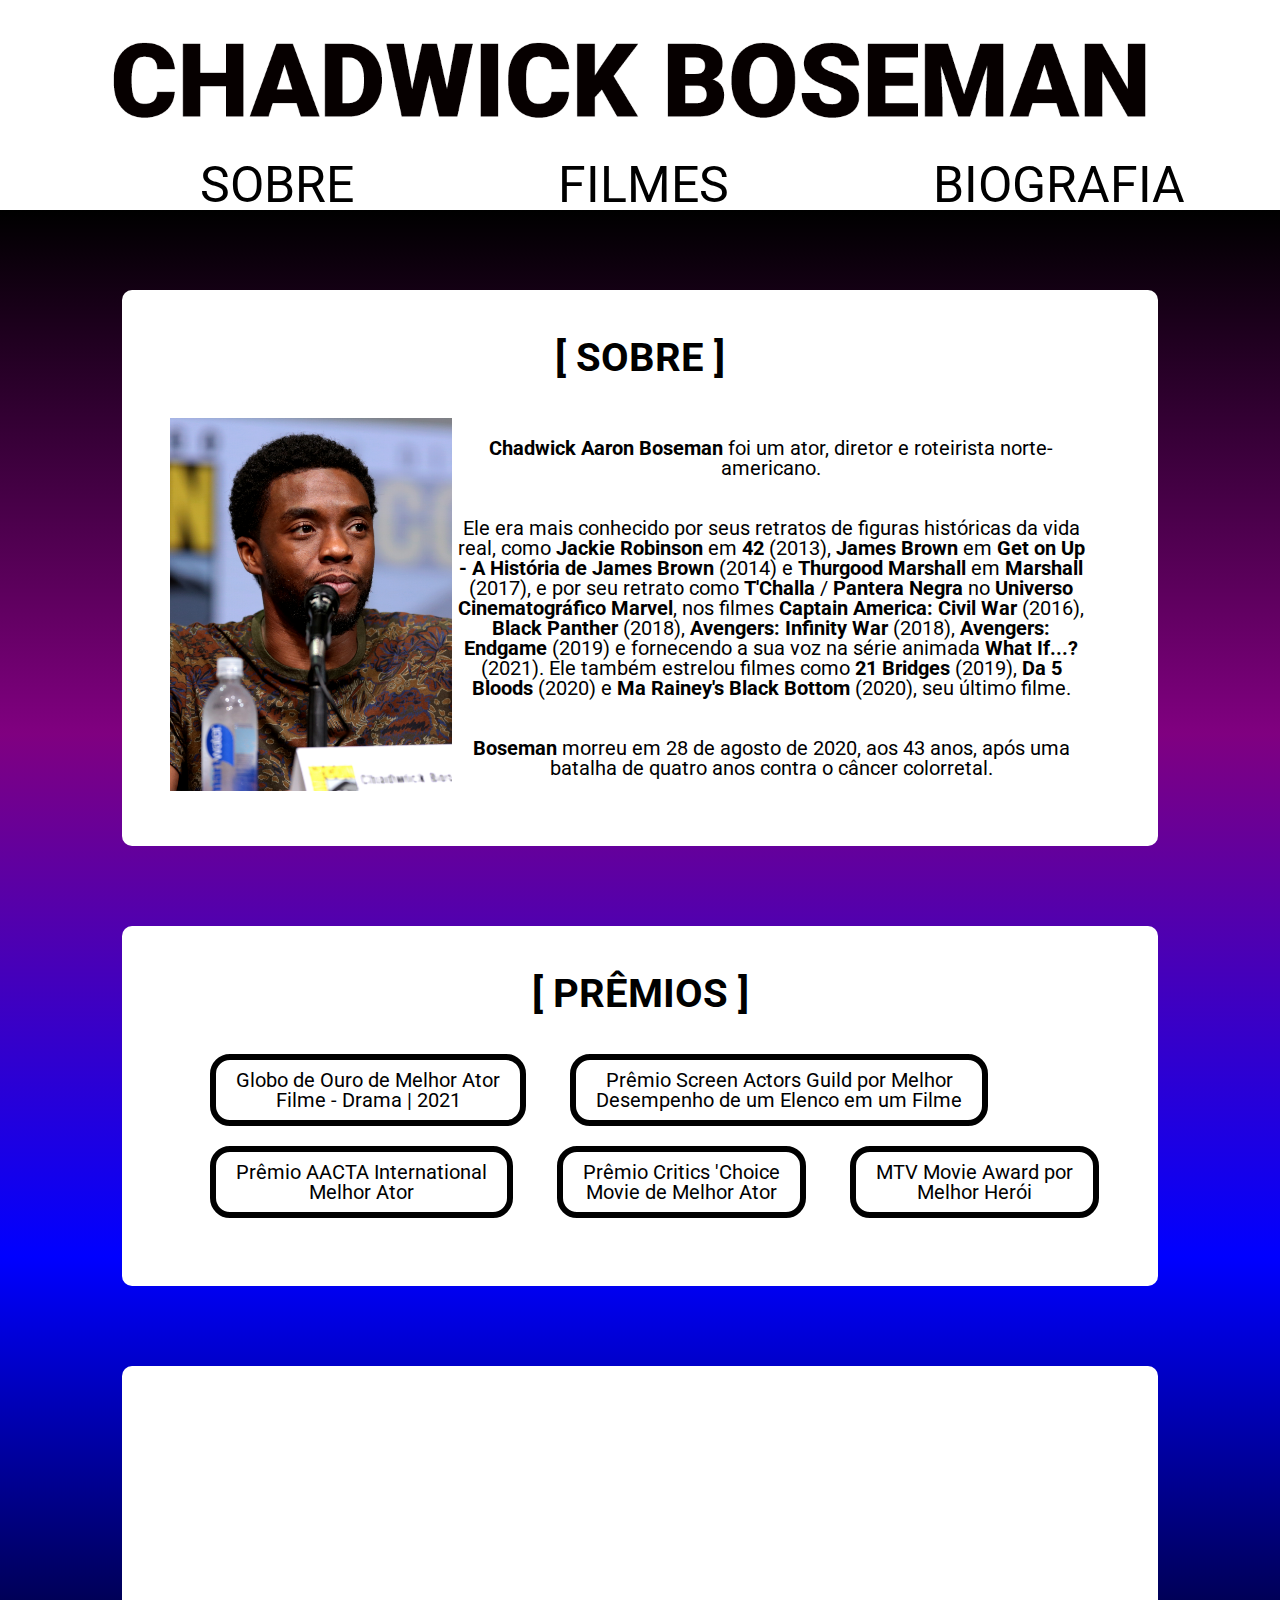
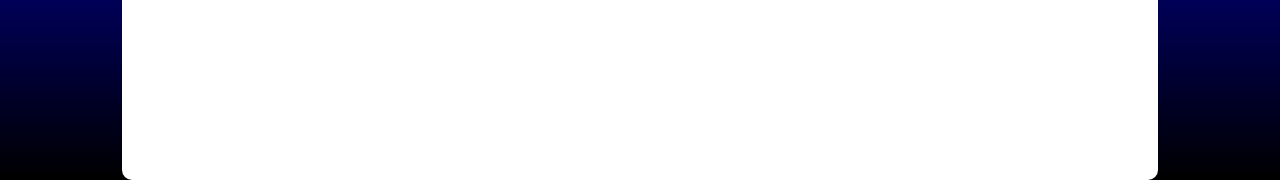
<file: index.html>
<!DOCTYPE html>
<html lang="pt-br">
<head>
    <meta charset="UTF-8">
    <title>Sobre | Chadwick Boseman</title>
    <link rel="stylesheet" href="reset.css">
    <link rel="stylesheet" href="style.css">
    <link href="https://fonts.googleapis.com/css2?family=Roboto&display=swap" rel="stylesheet">
</head>
<body>
    <header>
            <img src="logo.png" alt="Chadwick Boseman" class="logo">

            <nav>
                <ul>
                    <li><a href="index.html">Sobre</a></li>
                    <li><a href="filmes.html">Filmes</a></li>
                    <li><a href="biografia.html">Biografia</a></li>
                </ul>
            </nav>
    </header>

    <main>
        <section class="section-sobre">
            <h1>Sobre</h1>
            <img src="foto1.jpg" alt="Foto do Chadwick" class="foto-principal">

            <p><strong>Chadwick Aaron Boseman</strong>  foi um ator, diretor e roteirista norte-americano.</p>
            <p>Ele era mais conhecido por seus retratos de figuras históricas da vida real, como <strong>Jackie Robinson</strong> em <strong>42</strong> (2013), <strong>James Brown</strong> em <strong>Get on Up - A História de James Brown</strong> (2014) e <strong>Thurgood Marshall</strong> em <strong>Marshall</strong> (2017), e por seu retrato como <strong>T'Challa</strong> / <strong>Pantera Negra</strong> no <strong>Universo Cinematográfico Marvel</strong>, nos filmes <strong>Captain America: Civil War</strong> (2016), <strong>Black Panther</strong> (2018), <strong>Avengers: Infinity War</strong> (2018), <strong>Avengers: Endgame</strong> (2019) e fornecendo a sua voz na série animada <strong>What If...?</strong> (2021). Ele também estrelou filmes como <strong>21 Bridges</strong> (2019), <strong>Da 5 Bloods</strong> (2020) e <strong>Ma Rainey's Black Bottom</strong> (2020), seu último filme.</p>
            <p><strong>Boseman</strong> morreu em 28 de agosto de 2020, aos 43 anos, após uma batalha de quatro anos contra o câncer colorretal.</p>
        </section>
        <section>
            <h1>Prêmios</h1>

            <ul class="lista-premios">
                <a href="https://g1.globo.com/pop-arte/cinema/noticia/2021/03/01/chadwick-boseman-ganha-globo-de-ouro-postumo-e-viuva-se-emociona.ghtml"><li>Globo de Ouro de Melhor Ator <br>Filme - Drama | 2021</li></a>
                <a href="https://www.folhape.com.br/cultura/chadwick-boseman-conquista-o-sag-awards-uma-das-previas-do-oscar/178831/"><li>Prêmio Screen Actors Guild por Melhor <br>Desempenho de um Elenco em um Filme</li></a>
                <a href="https://www.terra.com.br/diversao/cinema/academia-australiana-elege-bela-vinganca-como-melhor-filme-do-ano,b13490622f4c7ca15662f9e5dfd5d2a4me8tcc5v.html"><li>Prêmio AACTA International <br>Melhor Ator</li></a>
                <a href="https://www.adorocinema.com/noticias/filmes/noticia-157865/"><li>Prêmio Critics 'Choice <br>Movie de Melhor Ator</li></a>
                <a href="https://emais.estadao.com.br/noticias/tv,chadwick-boseman-dedica-premio-no-mtv-movie-awards-a-homem-que-evitou-tiroteio,70002355833"><li>MTV Movie Award por <br>Melhor Herói</li></a>
            </ul>
        </section>

        <section class="section-video">
            <div class="video">
                <iframe width="560" height="315" src="https://www.youtube.com/embed/vCF8sTiacEQ" title="YouTube video player" frameborder="0" allow="accelerometer; autoplay; clipboard-write; encrypted-media; gyroscope; picture-in-picture" allowfullscreen></iframe>
            </div>
        </section>
    </main>

    <footer>
    </footer>
</body>
</html>
</file>
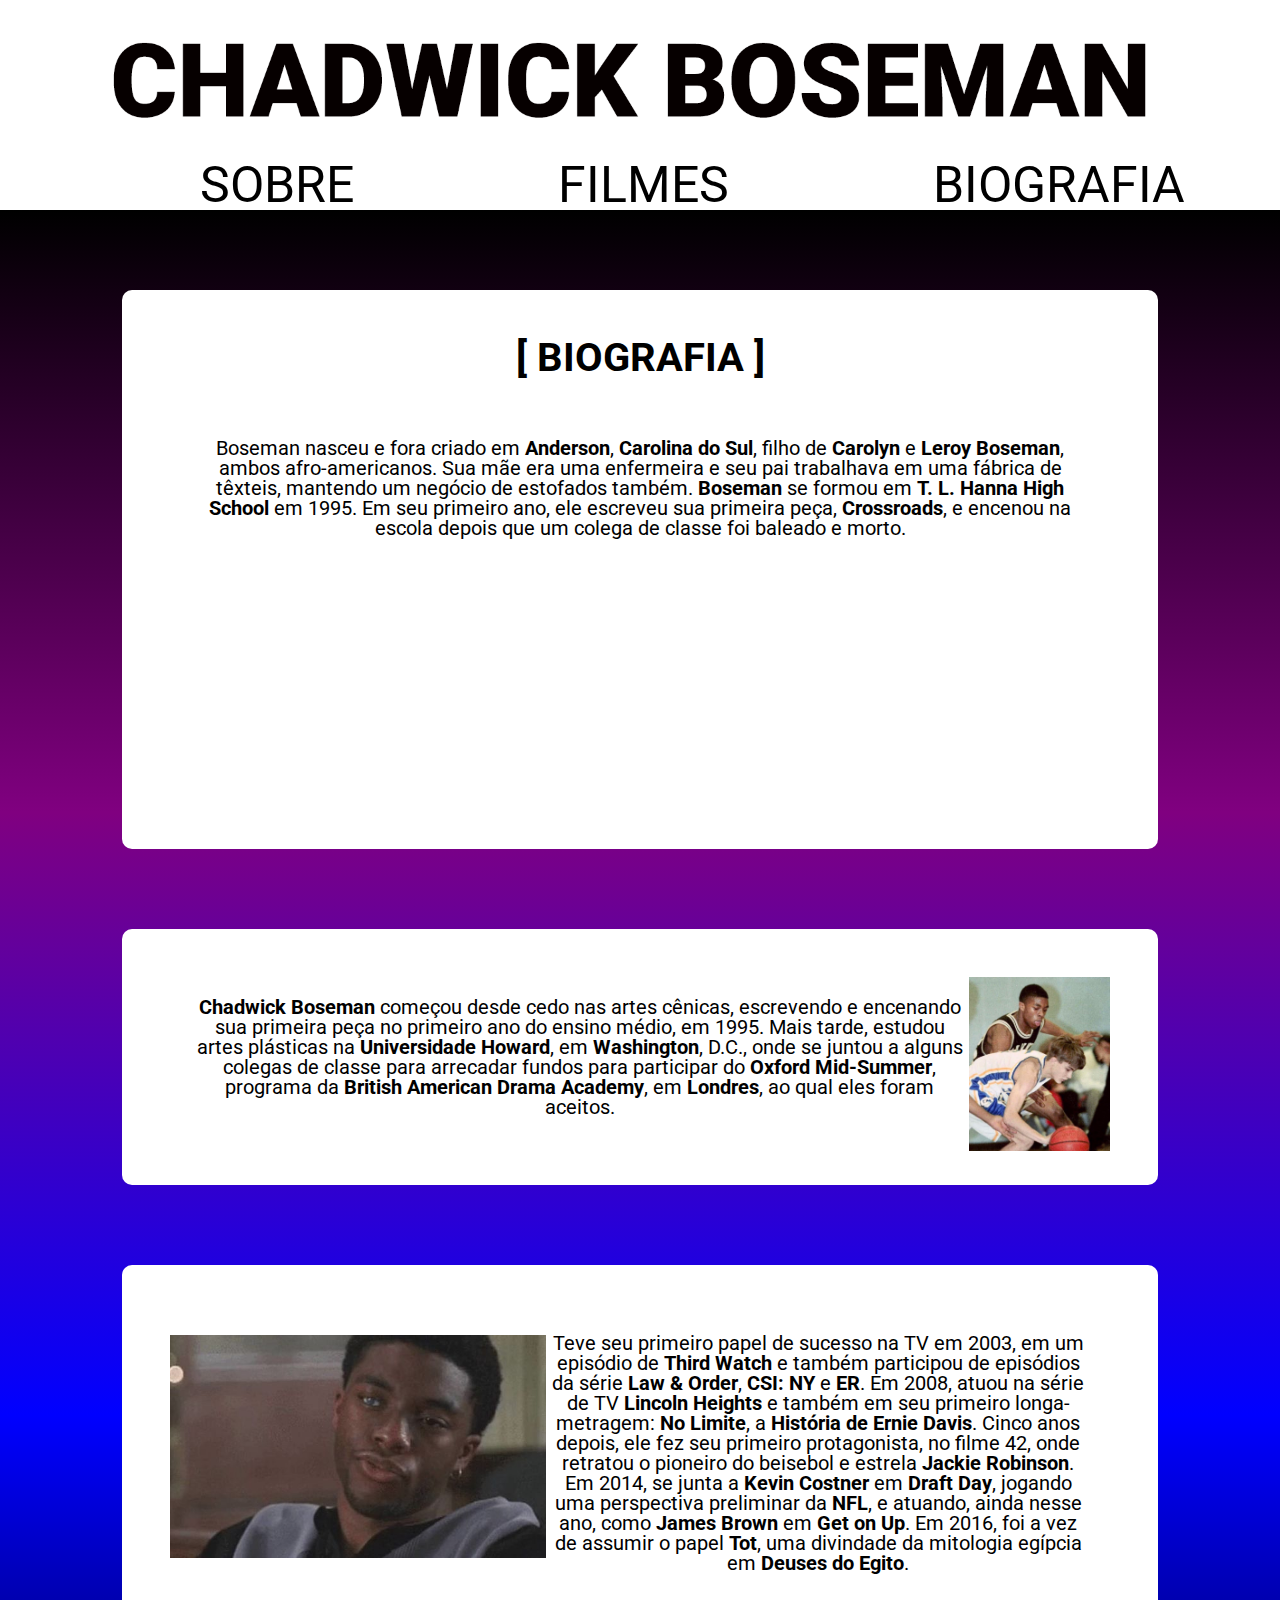
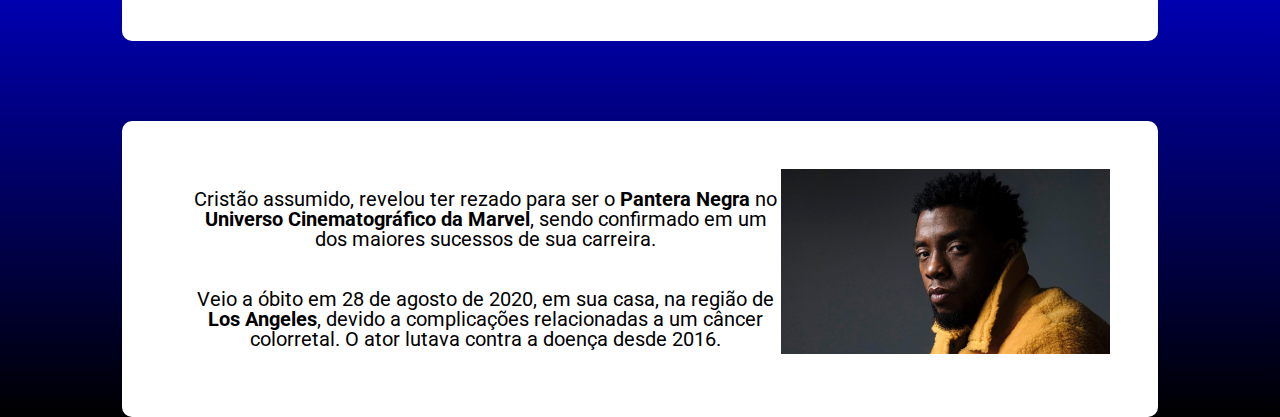
<file: biografia.html>
<!DOCTYPE html>
<html lang="pt-br">
<head>
    <meta charset="UTF-8">
    <title>Sobre | Chadwick Boseman</title>
    <link rel="stylesheet" href="reset.css">
    <link rel="stylesheet" href="style.css">
    <link href="https://fonts.googleapis.com/css2?family=Roboto&display=swap" rel="stylesheet">
</head>
<body>
    <header>
            <img src="logo.png" alt="Chadwick Boseman" class="logo">

            <nav>
                <ul>
                    <li><a href="index.html">Sobre</a></li>
                    <li><a href="filmes.html">Filmes</a></li>
                    <li><a href="biografia.html">Biografia</a></li>
                </ul>
            </nav>
    </header>

    <main>
        <section>
            <h1>Biografia</h1>

            <p>Boseman nasceu e fora criado em <strong>Anderson</strong>, <strong>Carolina do Sul</strong>, filho de <strong>Carolyn</strong> e <strong>Leroy Boseman</strong>, ambos afro-americanos. Sua mãe era uma enfermeira e seu pai trabalhava em uma fábrica de têxteis, mantendo um negócio de estofados também. <strong>Boseman</strong> se formou em <strong>T. L. Hanna High School</strong> em 1995. Em seu primeiro ano, ele escreveu sua primeira peça, <strong>Crossroads</strong>, e encenou na escola depois que um colega de classe foi baleado e morto.</p>
            <iframe src="https://www.google.com/maps/embed?pb=!1m18!1m12!1m3!1d84320.59152188894!2d-82.64618197805986!3d34.500158618646445!2m3!1f0!2f0!3f0!3m2!1i1024!2i768!4f13.1!3m3!1m2!1s0x88586c269a7cbefb%3A0x7c5fd13566e0adf!2sAnderson%2C%20SC%2C%20USA!5e0!3m2!1sen!2sbr!4v1627989426711!5m2!1sen!2sbr" width="940" height="240" style="border:0;" allowfullscreen="" loading="lazy"></iframe>
        </section>
        <section>
            <img src="foto2.jpg" alt="Foto do Chadwick em 1995" class="foto-1995">
            <p><strong>Chadwick Boseman</strong> começou desde cedo nas artes cênicas, escrevendo e encenando sua primeira peça no primeiro ano do ensino médio, em 1995. Mais tarde, estudou artes plásticas na <strong>Universidade Howard</strong>, em <strong>Washington</strong>, D.C., onde se juntou a alguns colegas de classe para arrecadar fundos para participar do <strong>Oxford Mid-Summer</strong>, programa da <strong>British American Drama Academy</strong>, em <strong>Londres</strong>, ao qual eles foram aceitos. </p>
        </section>
        <section>
            <img src="foto3.jpg" alt="Foto do Chadwick" class="foto-law-and-order">
            <p>Teve seu primeiro papel de sucesso na TV em 2003, em um episódio de <strong>Third Watch</strong> e também participou de episódios da série <strong>Law & Order</strong>, <strong>CSI: NY</strong> e <strong>ER</strong>. Em 2008, atuou na série de TV <strong>Lincoln Heights</strong> e também em seu primeiro longa-metragem: <strong>No Limite</strong>, a <strong>História de Ernie Davis</strong>. Cinco anos depois, ele fez seu primeiro protagonista, no filme 42, onde retratou o pioneiro do beisebol e estrela <strong>Jackie Robinson</strong>. Em 2014, se junta a <strong>Kevin Costner</strong> em <strong>Draft Day</strong>, jogando uma perspectiva preliminar da <strong>NFL</strong>, e atuando, ainda nesse ano, como <strong>James Brown</strong> em <strong>Get on Up</strong>. Em 2016, foi a vez de assumir o papel <strong>Tot</strong>, uma divindade da mitologia egípcia em <strong>Deuses do Egito</strong>.</p>
        </section>
        <section class="biografia-ultimo">
            <img src="foto4.jpg" alt="Foto do Chadwick" class="foto-normal">
            <p>Cristão assumido, revelou ter rezado para ser o <strong>Pantera Negra</strong> no <strong>Universo Cinematográfico da Marvel</strong>, sendo confirmado em um dos maiores sucessos de sua carreira.</p>
            <p>Veio a óbito em 28 de agosto de 2020, em sua casa, na região de <strong>Los Angeles</strong>, devido a complicações relacionadas a um câncer colorretal. O ator lutava contra a doença desde 2016.</p>
        </section>
    </main>

    <footer>
        
    </footer>
</body>
</html>
</file>
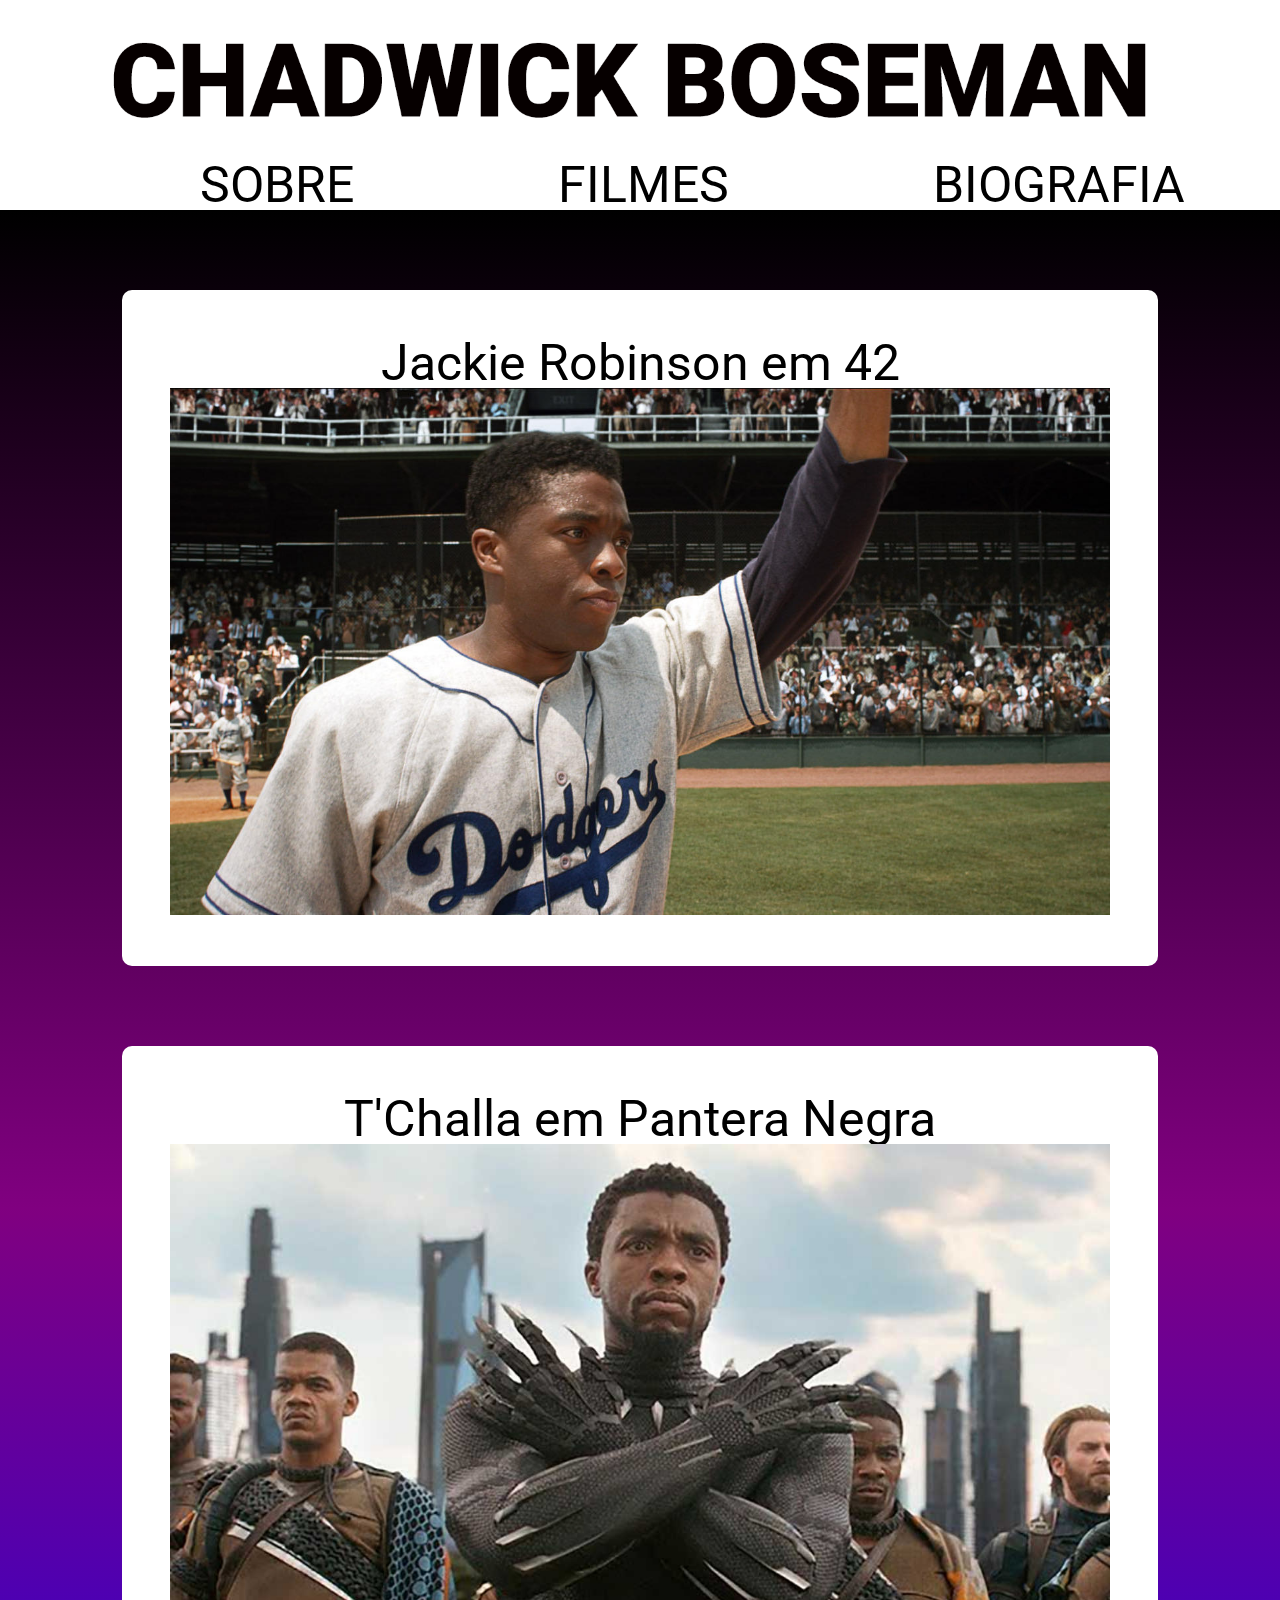
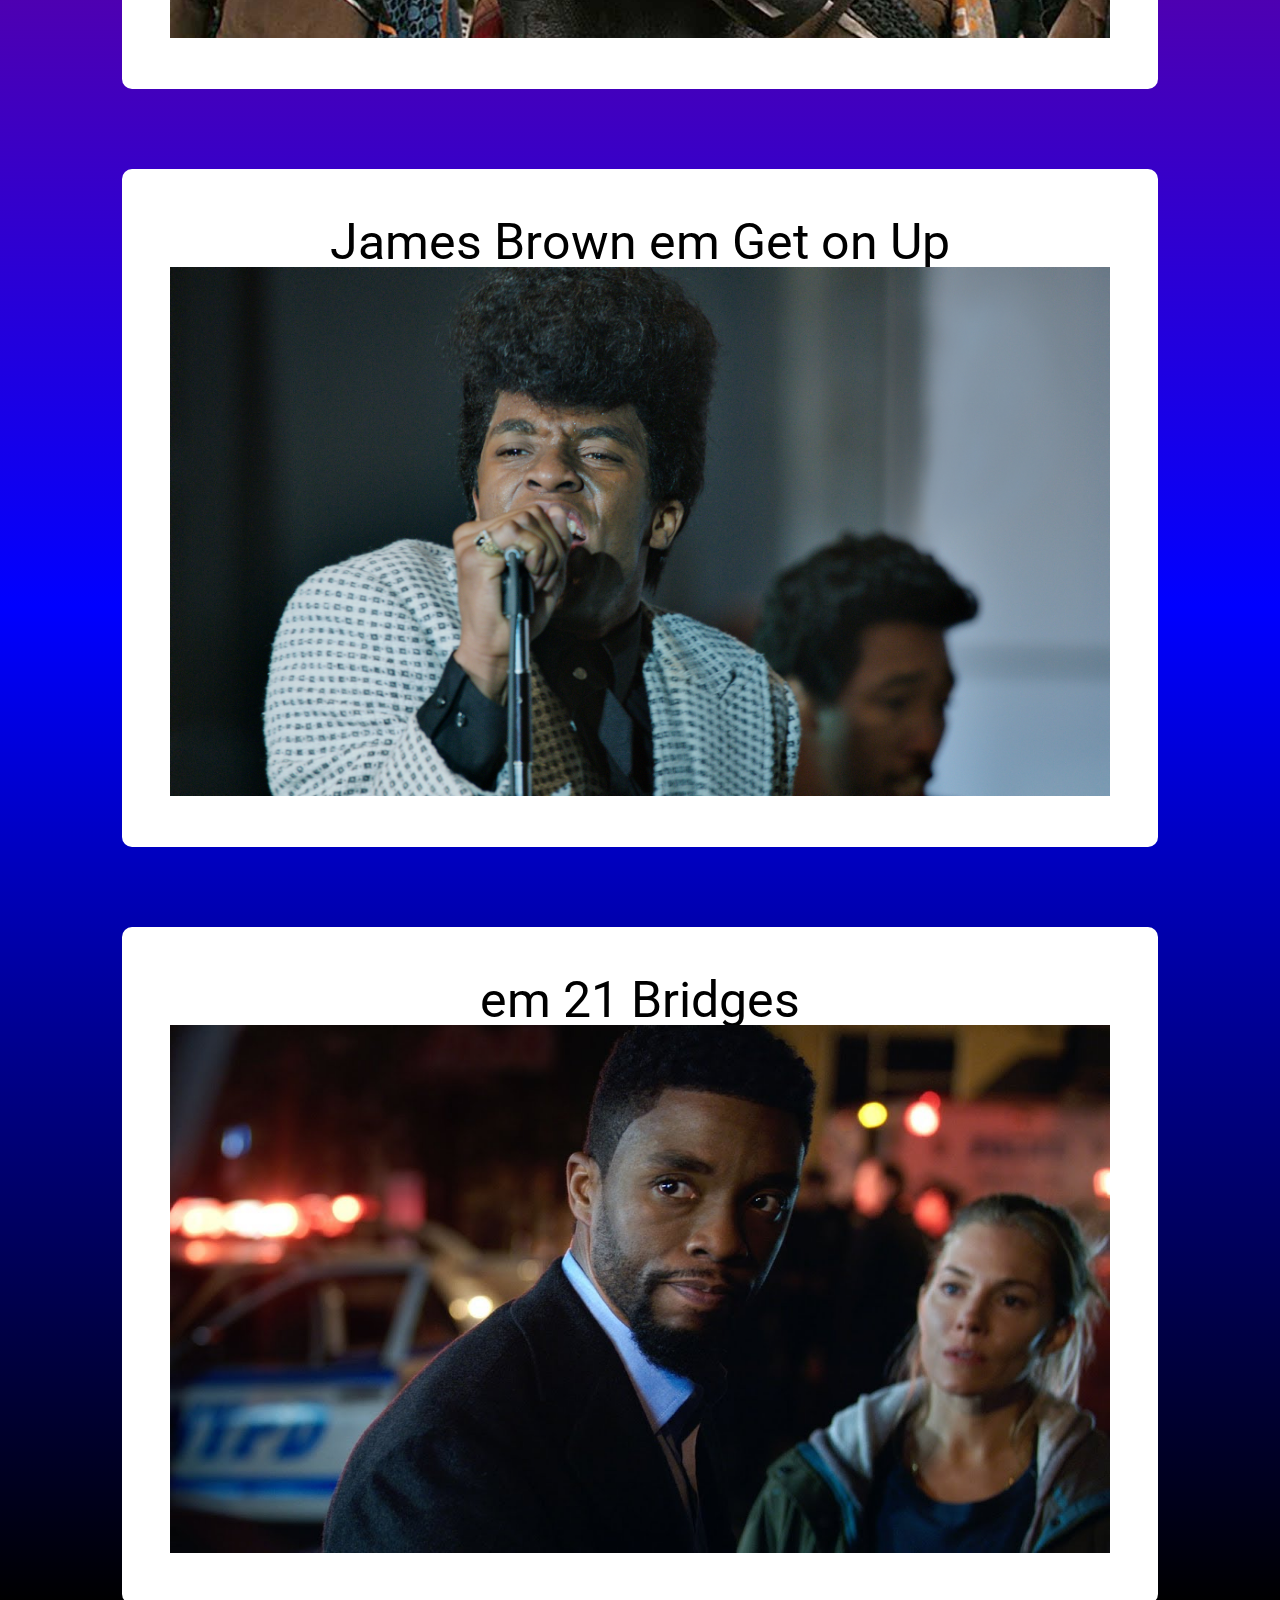
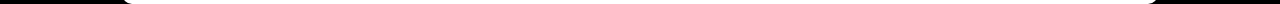
<file: filmes.html>
<!DOCTYPE html>
<html lang="pt-br">
<head>
    <meta charset="UTF-8">
    <title>Sobre | Chadwick Boseman</title>
    <link rel="stylesheet" href="reset.css">
    <link rel="stylesheet" href="style.css">
    <link href="https://fonts.googleapis.com/css2?family=Roboto&display=swap" rel="stylesheet">
</head>
<body>
    <header>
            <img src="logo.png" alt="Chadwick Boseman" class="logo">

            <nav>
                <ul>
                    <li><a href="index.html">Sobre</a></li>
                    <li><a href="filmes.html">Filmes</a></li>
                    <li><a href="biografia.html">Biografia</a></li>
                </ul>
            </nav>
    </header>

    <main>
        <section class="filmes">
            <h2 class="titulos-filmes">Jackie Robinson em 42</h2>
            <a href="https://www.adorocinema.com/filmes/filme-135624/"><img src="papel-em-42.jpg" alt="Foto do Chadwick no filme 42"></a>
        </section>

        <section class="filmes">
            <h2 class="titulos-filmes">T'Challa em Pantera Negra</h2>
            <a href="https://www.adorocinema.com/filmes/filme-130336/"><img src="papel-em-pantera-negra.jpg" alt="Foto do Chadwick no filme Pantera Negra"></a>
        </section>

        <section class="filmes">
            <h2 class="titulos-filmes">James Brown em Get on Up</h2>
            <a href="https://www.adorocinema.com/filmes/filme-125174/"><img src="papel-em-get-on-up.jpg" alt="Foto do Chadwick no filme Get on Up"></a>
        </section>

        <section class="filmes-ultimo">
            <h2 class="titulos-filmes">em 21 Bridges</h2>
            <a href="https://www.adorocinema.com/filmes/filme-248219/"><img src="papel-em-21-bridges.jpg" alt="Foto do Chadwick no filme 21 Bridges"></a>
        </section>
    </main>

    <footer>
        
    </footer>
</body>
</html>
</file>
<file: style.css>
main {
	padding-top: 5em;
	padding-bottom: 0;
	background: linear-gradient(black, purple, blue, black);
}

header {
	background: white;
	margin-bottom: 0em;
}

.logo {
	width: 100%;
	margin: 0 auto;
}

nav {
	width: 100%;
	margin: 0 auto;
}

nav li {
	display: inline;
	margin-left: 4em;
	font-family: 'Roboto', sans-serif;
	text-transform: uppercase;
	font-size: 50px;
}

nav a {
	text-decoration: none;
	color: black;
}

nav a:hover {
	font-weight: bold;
}


section {
	padding: 3em 3em;
	width: 940px;
	margin: 0 auto 5em auto;
	background: white;
	border-radius: 10px;
	transition: 1s box-shadow;
}

section:hover {
	box-shadow: 10px 10px 5px black;
}

h1 {
	font-size: 40px;
	font-weight: bold;
	font-family: 'Roboto', sans-serif;
	text-transform: uppercase;
	text-align: center;
	margin: 0 0 1em 0;
}

strong {
	font-weight: bold;
}

h1:before {
	content: "[ ";
}

h1:after {
	content: " ]";
}

.foto-principal {
	width: 30%;
	float: left;
}

main p {
	font-size: 20px;
	font-family: 'Roboto', sans-serif;
	text-align: center;
	padding: 1em 1em;
}

.filmes img, .filmes-ultimo img {
	width: 940px;
}

.filmes-ultimo {
	margin-bottom: 0;
}

.titulos-filmes {
	text-align: center;
	font-size: 50px;
	font-family: 'Roboto', sans-serif;
}

.foto-direita {
	float: right;
}

.foto-1995 {
	float: right;
	width: 15%;
}

.foto-law-and-order {
	float: left;
	width: 40%;
	margin: 1.4em 0 0 0;
}

.foto-normal {
	float: right;
	width: 35%;
}

.foto-esquerda {
	float: left;
}

.lista-premios {
	margin: 0 auto;
}

.lista-premios li {
	display: inline-block;
	border: 0.3em solid black;
	padding: 0.5em 1em;
	border-radius: 1em;
	font-size: 20px;
	font-family: 'Roboto', sans-serif;
	text-align: center;
	color: black;
	transition: 1s all;
	margin-left: 2em;
	margin-bottom: 1em;
}

.lista-premios li:hover {
	transform: scale(1.1);
}

.section-video {
	margin: 5em auto 0 auto;
}

.video {
	padding: 0 12em;
	width: 560px;
}

.section-sobre {
	margin-top: 0;
}

.biografia-ultimo {
	margin-bottom: 0;
}
</file>
